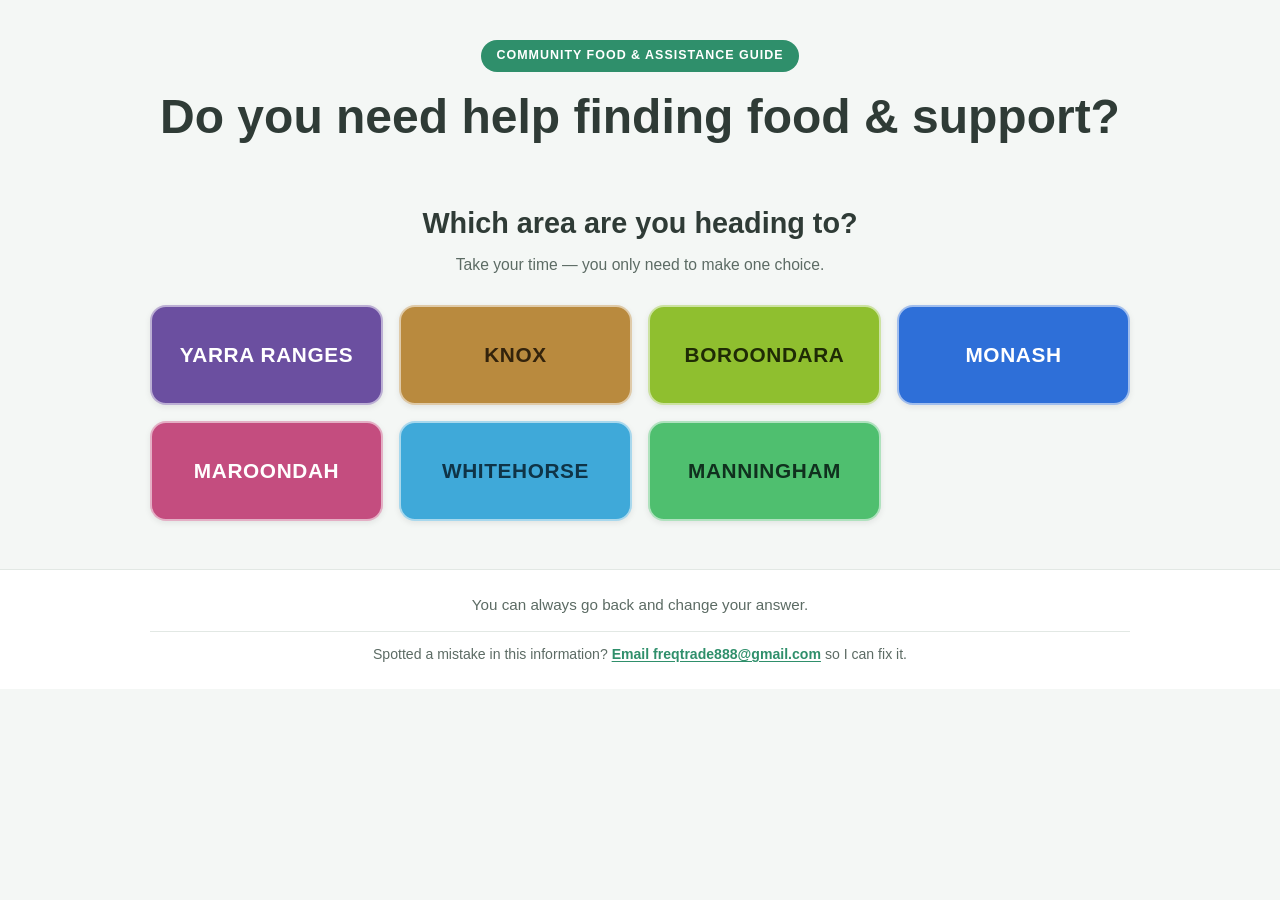
<file: index.html>
<!DOCTYPE html>
<html lang="en">
<head>
  <meta charset="UTF-8" />
  <meta name="viewport" content="width=device-width, initial-scale=1.0" />
  <meta name="description" content="A simple guide that helps you find food and support services in Melbourne's east, one choice at a time." />
  <title>Community Food &amp; Assistance Guide</title>
  <link rel="stylesheet" href="css/styles.css?v=3" />
</head>
<body>
  <!-- All views (choose area → choose category → services) are rendered here. -->
  <div id="app"></div>

  <script src="js/data.js?v=5"></script>
  <script src="js/app.js?v=6"></script>
</body>
</html>
</file>
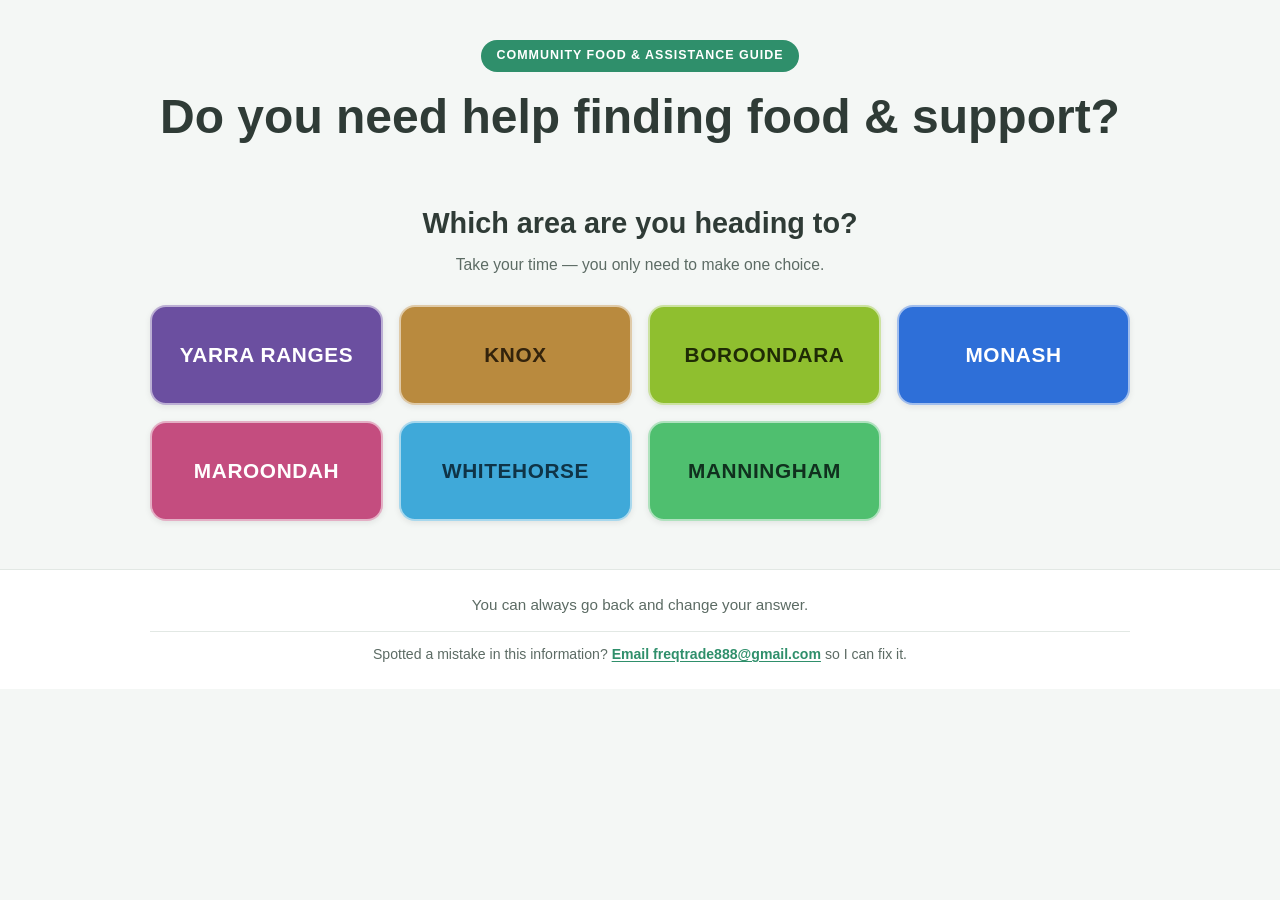
<file: coming-soon.html>
<!DOCTYPE html>
<html lang="en">
<head>
  <meta charset="UTF-8" />
  <meta name="viewport" content="width=device-width, initial-scale=1.0" />
  <meta http-equiv="refresh" content="0; url=index.html" />
  <title>Coming soon — Community Food &amp; Assistance Guide</title>
  <link rel="stylesheet" href="css/styles.css" />
  <script>window.location.replace("index.html");</script>
</head>
<body class="step-page">
  <a class="back-link" href="index.html" id="back-link">&larr;&nbsp; Back</a>

  <main class="container">
    <section class="step-hero">
      <p class="step-kicker">You chose</p>
      <h1 class="step-title" id="choice-name">This option</h1>
      <p class="step-area-note">in <span id="area-name">your area</span></p>
    </section>

    <section class="step-options">
      <div class="placeholder-note">
        <p>We are adding the details for this option.</p>
        <p>Please check back soon.</p>
      </div>
    </section>
  </main>

  <footer class="site-footer">
    <div class="container">
      <p>Press the <strong>Back</strong> button above to go back.</p>
      <p class="footer-note">Spotted a mistake in this information? <a href="mailto:freqtrade888@gmail.com">Email freqtrade888@gmail.com</a> so I can fix it.</p>
    </div>
  </footer>

  <script src="js/script.js"></script>
</body>
</html>
</file>
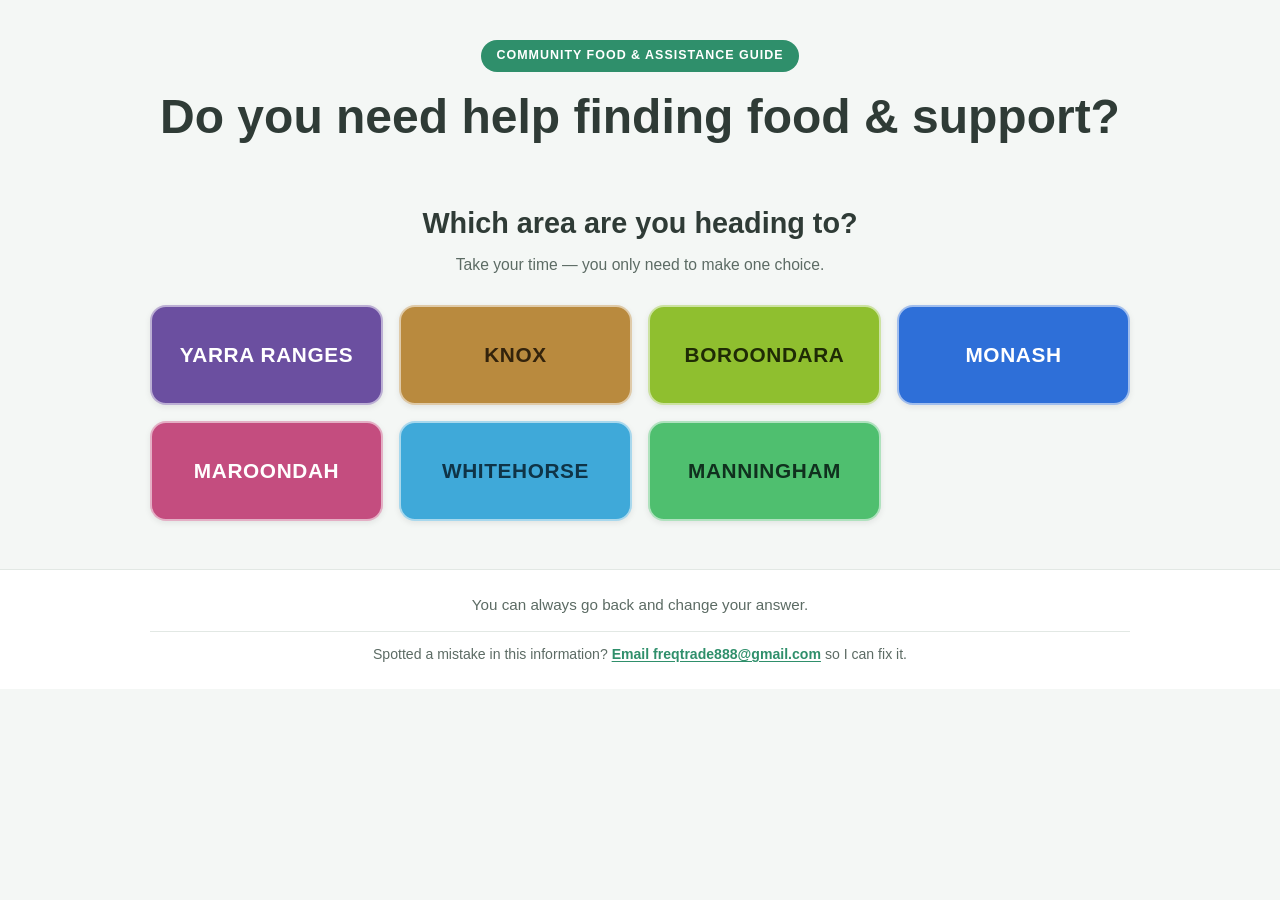
<file: useful-contacts.html>
<!DOCTYPE html>
<html lang="en">
<head>
  <meta charset="UTF-8" />
  <meta name="viewport" content="width=device-width, initial-scale=1.0" />
  <meta http-equiv="refresh" content="0; url=index.html" />
  <title>Useful Contacts — Community Food &amp; Assistance Guide</title>
  <link rel="stylesheet" href="css/styles.css" />
  <script>window.location.replace("index.html");</script>
</head>
<body class="step-page">
  <a class="back-link" href="index.html" id="back-link">&larr;&nbsp; Back</a>

  <main class="container">
    <section class="step-hero">
      <p class="step-kicker">You chose</p>
      <h1 class="step-title">Useful Contacts</h1>
      <p class="step-area-note">in <span id="area-name">your area</span></p>
    </section>

    <section class="step-options" aria-label="Choose the type of contact you need">
      <h2 class="choice-question step-question">What kind of contacts do you need?</h2>

      <div class="step-choice-grid">
        <a class="step-choice" data-choice="Alcohol &amp; Other Drugs" href="coming-soon.html">Alcohol &amp; Other Drugs</a>
        <a class="step-choice" data-choice="Children and Young People" href="coming-soon.html">Children and Young People</a>
        <a class="step-choice" data-choice="Family Violence" href="coming-soon.html">Family Violence</a>
        <a class="step-choice" data-choice="Hospital and Medical" href="coming-soon.html">Hospital and Medical</a>
        <a class="step-choice" data-choice="Legal" href="coming-soon.html">Legal</a>
        <a class="step-choice" data-choice="Crisis Support Services" href="coming-soon.html">Crisis Support Services</a>
        <a class="step-choice" data-choice="Aboriginal Services" href="coming-soon.html">Aboriginal Services</a>
      </div>
    </section>
  </main>

  <footer class="site-footer">
    <div class="container">
      <p>Press the <strong>Back</strong> button above to change your choice.</p>
      <p class="footer-note">Spotted a mistake in this information? <a href="mailto:freqtrade888@gmail.com">Email freqtrade888@gmail.com</a> so I can fix it.</p>
    </div>
  </footer>

  <script src="js/script.js"></script>
</body>
</html>
</file>
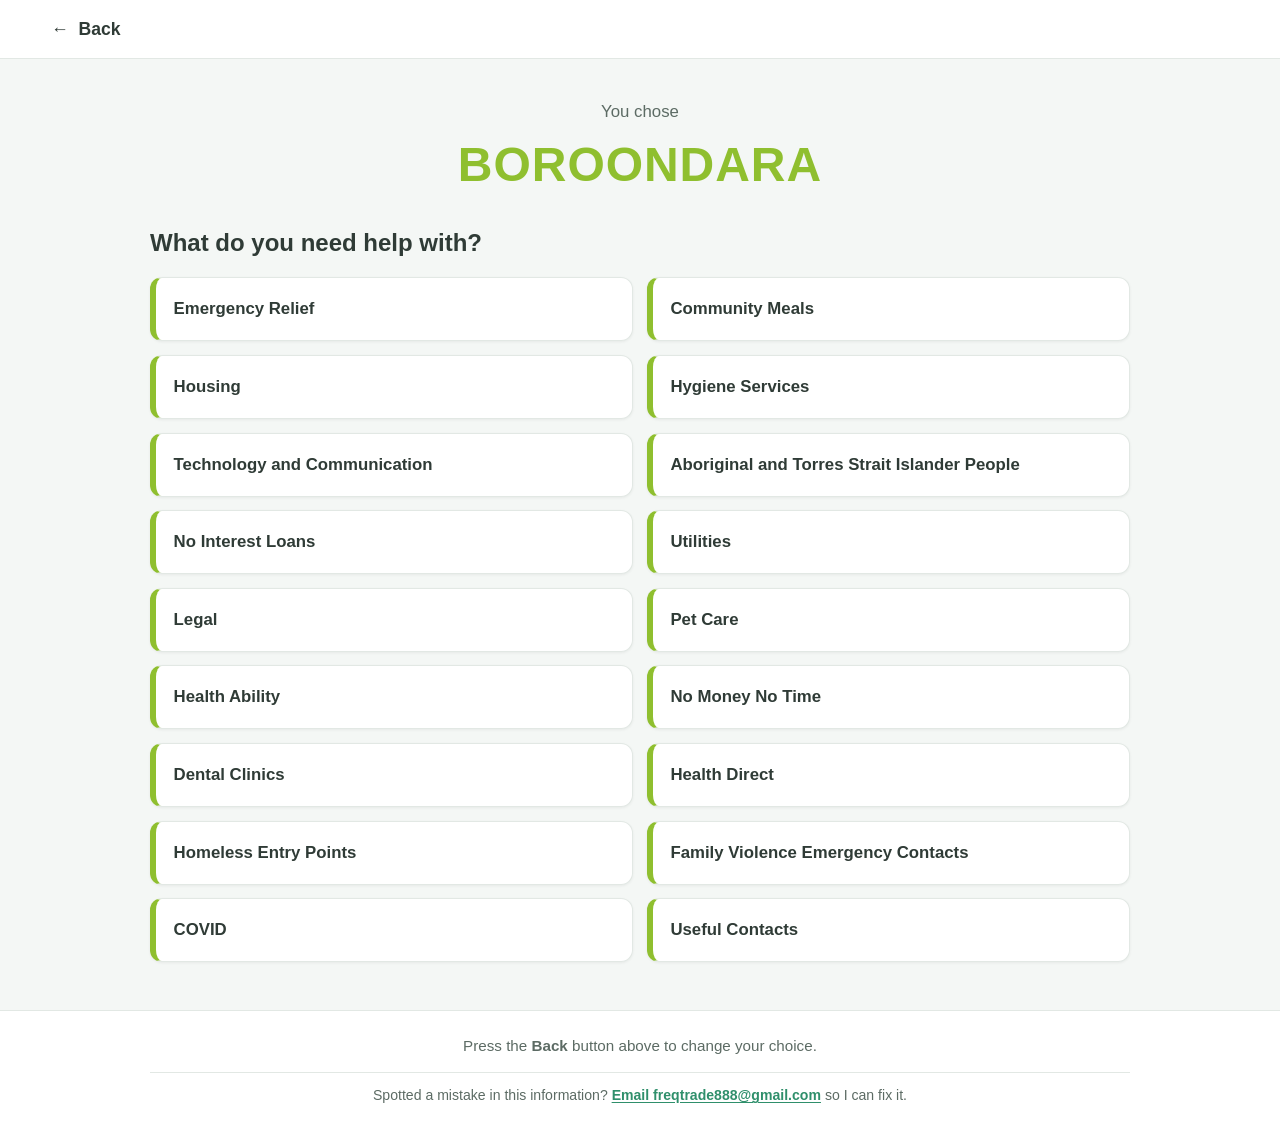
<file: areas/boroondara.html>
<!DOCTYPE html>
<html lang="en">
<head>
  <meta charset="UTF-8" />
  <meta name="viewport" content="width=device-width, initial-scale=1.0" />
  <meta http-equiv="refresh" content="0; url=../index.html#/area/boroondara" />
  <title>Boroondara — Community Food &amp; Assistance Guide</title>
  <link rel="stylesheet" href="../css/styles.css" />
  <script>window.location.replace("../index.html#/area/boroondara");</script>
</head>
<body class="step-page">
  <a class="back-link" href="../index.html">&larr;&nbsp; Back</a>

  <main class="container">
    <section class="step-hero">
      <p class="step-kicker">You chose</p>
      <h1 class="step-title text-boroondara">Boroondara</h1>
    </section>

    <!-- STEP 2: choose what kind of help is needed -->
    <section class="step-options" aria-label="What do you need help with in Boroondara?">
      <h2 class="choice-question step-question">What do you need help with?</h2>

      <div class="step-choice-grid text-boroondara">
        <a class="step-choice" href="../coming-soon.html?area=Boroondara&amp;choice=Hygiene%20Services">Hygiene Services</a>
        <a class="step-choice" href="../coming-soon.html?area=Boroondara&amp;choice=Technology%20and%20Communication">Technology and Communication</a>
        <a class="step-choice" href="../coming-soon.html?area=Boroondara&amp;choice=Aboriginal%20and%20Torres%20Strait%20Islander%20People">Aboriginal and Torres Strait Islander People</a>
        <a class="step-choice" href="../coming-soon.html?area=Boroondara&amp;choice=No%20Interest%20Loans">No Interest Loans</a>
        <a class="step-choice" href="../coming-soon.html?area=Boroondara&amp;choice=Utilities">Utilities</a>
        <a class="step-choice" href="../coming-soon.html?area=Boroondara&amp;choice=Legal">Legal</a>
        <a class="step-choice" href="../coming-soon.html?area=Boroondara&amp;choice=Pet%20Care">Pet Care</a>
        <a class="step-choice" href="../coming-soon.html?area=Boroondara&amp;choice=Health%20Ability">Health Ability</a>
        <a class="step-choice" href="../coming-soon.html?area=Boroondara&amp;choice=No%20Money%20No%20Time">No Money No Time</a>
        <a class="step-choice" href="../coming-soon.html?area=Boroondara&amp;choice=Dental%20Clinics">Dental Clinics</a>
        <a class="step-choice" href="../coming-soon.html?area=Boroondara&amp;choice=Health%20Direct">Health Direct</a>
        <a class="step-choice" href="../coming-soon.html?area=Boroondara&amp;choice=Homeless%20Entry%20Points">Homeless Entry Points</a>
        <a class="step-choice" href="../coming-soon.html?area=Boroondara&amp;choice=Family%20Violence%20Emergency%20Contacts">Family Violence Emergency Contacts</a>
        <a class="step-choice" href="../coming-soon.html?area=Boroondara&amp;choice=COVID">COVID</a>
        <a class="step-choice" href="../useful-contacts.html?area=Boroondara">Useful Contacts</a>
      </div>
    </section>
  </main>

  <footer class="site-footer">
    <div class="container">
      <p>Press the <strong>Back</strong> button above to change your choice.</p>
      <p class="footer-note">Spotted a mistake in this information? <a href="mailto:freqtrade888@gmail.com">Email freqtrade888@gmail.com</a> so I can fix it.</p>
    </div>
  </footer>
</body>
</html>
</file>
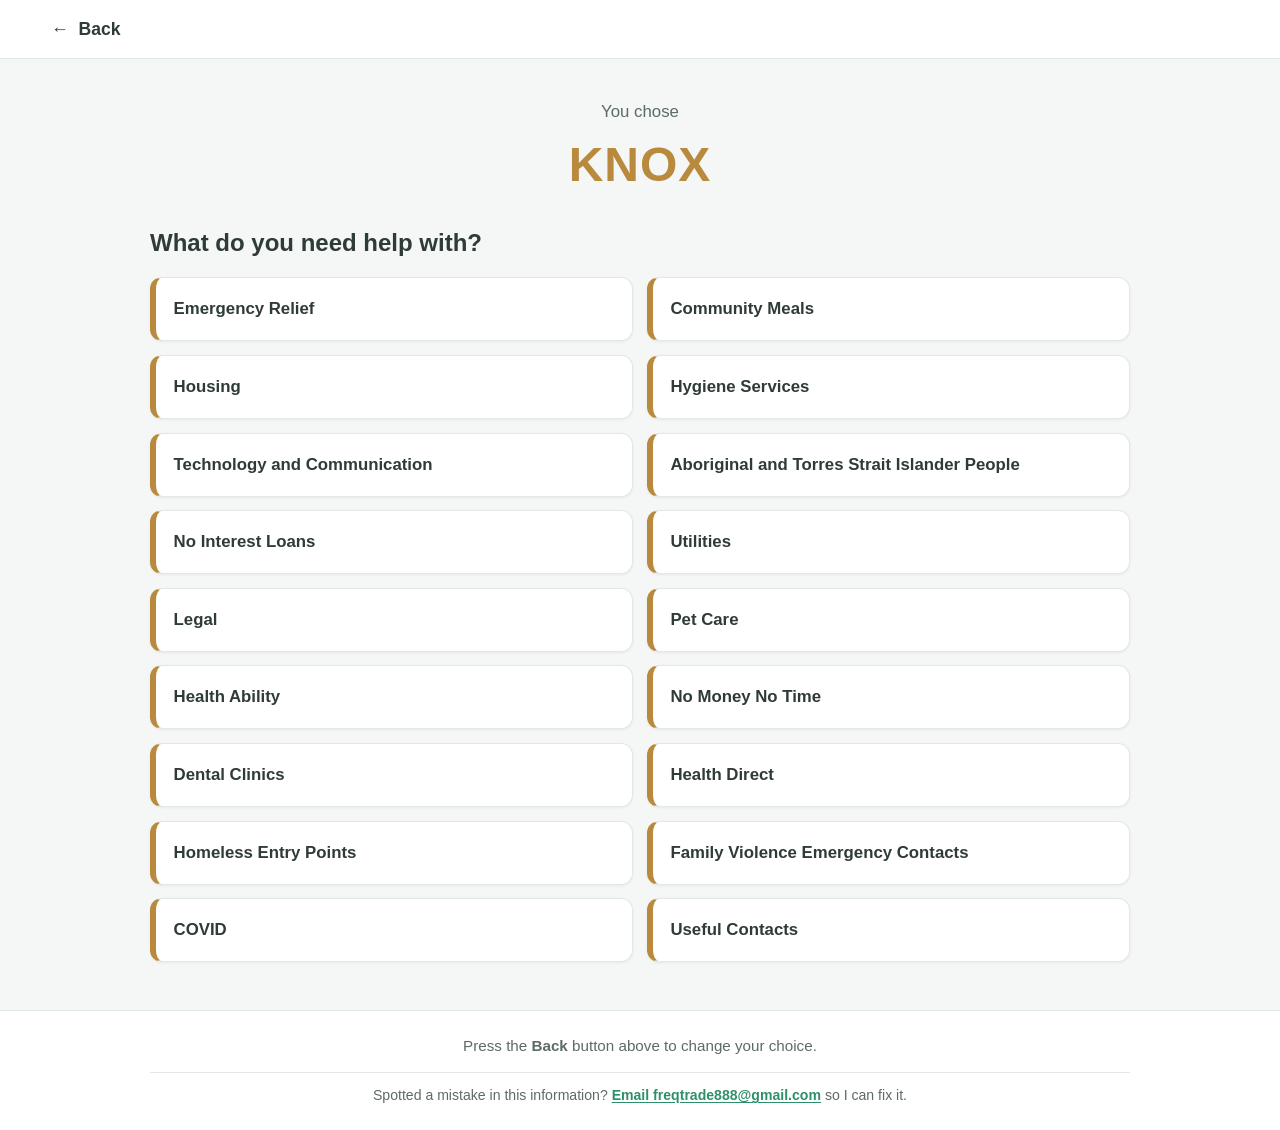
<file: areas/knox.html>
<!DOCTYPE html>
<html lang="en">
<head>
  <meta charset="UTF-8" />
  <meta name="viewport" content="width=device-width, initial-scale=1.0" />
  <meta http-equiv="refresh" content="0; url=../index.html#/area/knox" />
  <title>Knox — Community Food &amp; Assistance Guide</title>
  <link rel="stylesheet" href="../css/styles.css" />
  <script>window.location.replace("../index.html#/area/knox");</script>
</head>
<body class="step-page">
  <a class="back-link" href="../index.html">&larr;&nbsp; Back</a>

  <main class="container">
    <section class="step-hero">
      <p class="step-kicker">You chose</p>
      <h1 class="step-title text-knox">Knox</h1>
    </section>

    <!-- STEP 2: choose what kind of help is needed -->
    <section class="step-options" aria-label="What do you need help with in Knox?">
      <h2 class="choice-question step-question">What do you need help with?</h2>

      <div class="step-choice-grid text-knox">
        <a class="step-choice" href="../coming-soon.html?area=Knox&amp;choice=Hygiene%20Services">Hygiene Services</a>
        <a class="step-choice" href="../coming-soon.html?area=Knox&amp;choice=Technology%20and%20Communication">Technology and Communication</a>
        <a class="step-choice" href="../coming-soon.html?area=Knox&amp;choice=Aboriginal%20and%20Torres%20Strait%20Islander%20People">Aboriginal and Torres Strait Islander People</a>
        <a class="step-choice" href="../coming-soon.html?area=Knox&amp;choice=No%20Interest%20Loans">No Interest Loans</a>
        <a class="step-choice" href="../coming-soon.html?area=Knox&amp;choice=Utilities">Utilities</a>
        <a class="step-choice" href="../coming-soon.html?area=Knox&amp;choice=Legal">Legal</a>
        <a class="step-choice" href="../coming-soon.html?area=Knox&amp;choice=Pet%20Care">Pet Care</a>
        <a class="step-choice" href="../coming-soon.html?area=Knox&amp;choice=Health%20Ability">Health Ability</a>
        <a class="step-choice" href="../coming-soon.html?area=Knox&amp;choice=No%20Money%20No%20Time">No Money No Time</a>
        <a class="step-choice" href="../coming-soon.html?area=Knox&amp;choice=Dental%20Clinics">Dental Clinics</a>
        <a class="step-choice" href="../coming-soon.html?area=Knox&amp;choice=Health%20Direct">Health Direct</a>
        <a class="step-choice" href="../coming-soon.html?area=Knox&amp;choice=Homeless%20Entry%20Points">Homeless Entry Points</a>
        <a class="step-choice" href="../coming-soon.html?area=Knox&amp;choice=Family%20Violence%20Emergency%20Contacts">Family Violence Emergency Contacts</a>
        <a class="step-choice" href="../coming-soon.html?area=Knox&amp;choice=COVID">COVID</a>
        <a class="step-choice" href="../useful-contacts.html?area=Knox">Useful Contacts</a>
      </div>
    </section>
  </main>

  <footer class="site-footer">
    <div class="container">
      <p>Press the <strong>Back</strong> button above to change your choice.</p>
      <p class="footer-note">Spotted a mistake in this information? <a href="mailto:freqtrade888@gmail.com">Email freqtrade888@gmail.com</a> so I can fix it.</p>
    </div>
  </footer>
</body>
</html>
</file>
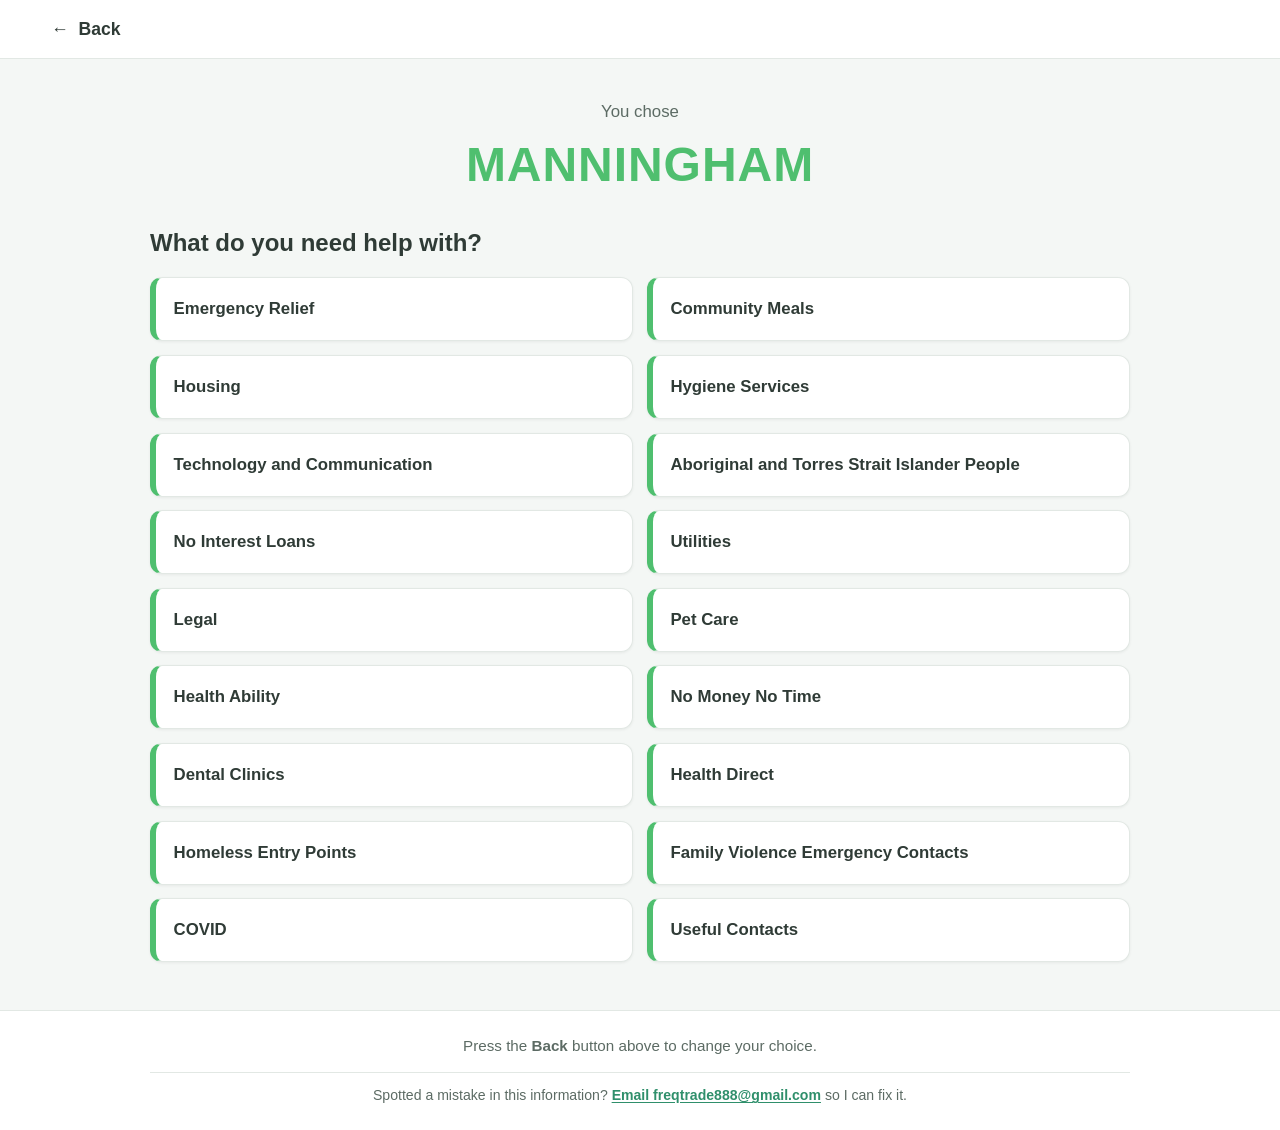
<file: areas/manningham.html>
<!DOCTYPE html>
<html lang="en">
<head>
  <meta charset="UTF-8" />
  <meta name="viewport" content="width=device-width, initial-scale=1.0" />
  <meta http-equiv="refresh" content="0; url=../index.html#/area/manningham" />
  <title>Manningham — Community Food &amp; Assistance Guide</title>
  <link rel="stylesheet" href="../css/styles.css" />
  <script>window.location.replace("../index.html#/area/manningham");</script>
</head>
<body class="step-page">
  <a class="back-link" href="../index.html">&larr;&nbsp; Back</a>

  <main class="container">
    <section class="step-hero">
      <p class="step-kicker">You chose</p>
      <h1 class="step-title text-manningham">Manningham</h1>
    </section>

    <!-- STEP 2: choose what kind of help is needed -->
    <section class="step-options" aria-label="What do you need help with in Manningham?">
      <h2 class="choice-question step-question">What do you need help with?</h2>

      <div class="step-choice-grid text-manningham">
        <a class="step-choice" href="../coming-soon.html?area=Manningham&amp;choice=Hygiene%20Services">Hygiene Services</a>
        <a class="step-choice" href="../coming-soon.html?area=Manningham&amp;choice=Technology%20and%20Communication">Technology and Communication</a>
        <a class="step-choice" href="../coming-soon.html?area=Manningham&amp;choice=Aboriginal%20and%20Torres%20Strait%20Islander%20People">Aboriginal and Torres Strait Islander People</a>
        <a class="step-choice" href="../coming-soon.html?area=Manningham&amp;choice=No%20Interest%20Loans">No Interest Loans</a>
        <a class="step-choice" href="../coming-soon.html?area=Manningham&amp;choice=Utilities">Utilities</a>
        <a class="step-choice" href="../coming-soon.html?area=Manningham&amp;choice=Legal">Legal</a>
        <a class="step-choice" href="../coming-soon.html?area=Manningham&amp;choice=Pet%20Care">Pet Care</a>
        <a class="step-choice" href="../coming-soon.html?area=Manningham&amp;choice=Health%20Ability">Health Ability</a>
        <a class="step-choice" href="../coming-soon.html?area=Manningham&amp;choice=No%20Money%20No%20Time">No Money No Time</a>
        <a class="step-choice" href="../coming-soon.html?area=Manningham&amp;choice=Dental%20Clinics">Dental Clinics</a>
        <a class="step-choice" href="../coming-soon.html?area=Manningham&amp;choice=Health%20Direct">Health Direct</a>
        <a class="step-choice" href="../coming-soon.html?area=Manningham&amp;choice=Homeless%20Entry%20Points">Homeless Entry Points</a>
        <a class="step-choice" href="../coming-soon.html?area=Manningham&amp;choice=Family%20Violence%20Emergency%20Contacts">Family Violence Emergency Contacts</a>
        <a class="step-choice" href="../coming-soon.html?area=Manningham&amp;choice=COVID">COVID</a>
        <a class="step-choice" href="../useful-contacts.html?area=Manningham">Useful Contacts</a>
      </div>
    </section>
  </main>

  <footer class="site-footer">
    <div class="container">
      <p>Press the <strong>Back</strong> button above to change your choice.</p>
      <p class="footer-note">Spotted a mistake in this information? <a href="mailto:freqtrade888@gmail.com">Email freqtrade888@gmail.com</a> so I can fix it.</p>
    </div>
  </footer>
</body>
</html>
</file>
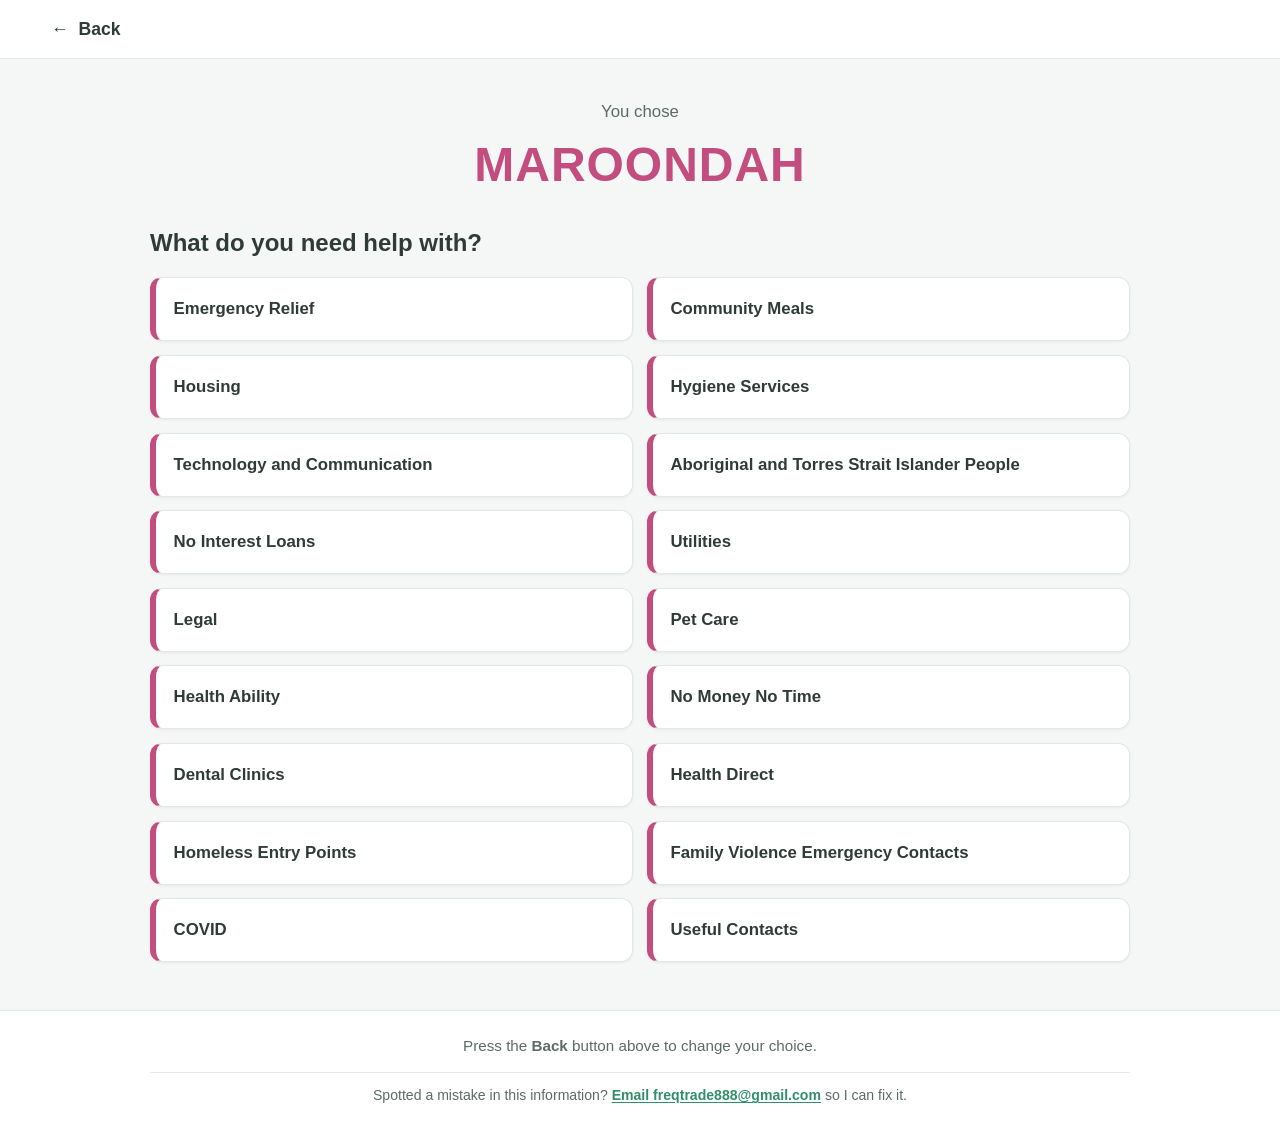
<file: areas/maroondah.html>
<!DOCTYPE html>
<html lang="en">
<head>
  <meta charset="UTF-8" />
  <meta name="viewport" content="width=device-width, initial-scale=1.0" />
  <meta http-equiv="refresh" content="0; url=../index.html#/area/maroondah" />
  <title>Maroondah — Community Food &amp; Assistance Guide</title>
  <link rel="stylesheet" href="../css/styles.css" />
  <script>window.location.replace("../index.html#/area/maroondah");</script>
</head>
<body class="step-page">
  <a class="back-link" href="../index.html">&larr;&nbsp; Back</a>

  <main class="container">
    <section class="step-hero">
      <p class="step-kicker">You chose</p>
      <h1 class="step-title text-maroondah">Maroondah</h1>
    </section>

    <!-- STEP 2: choose what kind of help is needed -->
    <section class="step-options" aria-label="What do you need help with in Maroondah?">
      <h2 class="choice-question step-question">What do you need help with?</h2>

      <div class="step-choice-grid text-maroondah">
        <a class="step-choice" href="../coming-soon.html?area=Maroondah&amp;choice=Hygiene%20Services">Hygiene Services</a>
        <a class="step-choice" href="../coming-soon.html?area=Maroondah&amp;choice=Technology%20and%20Communication">Technology and Communication</a>
        <a class="step-choice" href="../coming-soon.html?area=Maroondah&amp;choice=Aboriginal%20and%20Torres%20Strait%20Islander%20People">Aboriginal and Torres Strait Islander People</a>
        <a class="step-choice" href="../coming-soon.html?area=Maroondah&amp;choice=No%20Interest%20Loans">No Interest Loans</a>
        <a class="step-choice" href="../coming-soon.html?area=Maroondah&amp;choice=Utilities">Utilities</a>
        <a class="step-choice" href="../coming-soon.html?area=Maroondah&amp;choice=Legal">Legal</a>
        <a class="step-choice" href="../coming-soon.html?area=Maroondah&amp;choice=Pet%20Care">Pet Care</a>
        <a class="step-choice" href="../coming-soon.html?area=Maroondah&amp;choice=Health%20Ability">Health Ability</a>
        <a class="step-choice" href="../coming-soon.html?area=Maroondah&amp;choice=No%20Money%20No%20Time">No Money No Time</a>
        <a class="step-choice" href="../coming-soon.html?area=Maroondah&amp;choice=Dental%20Clinics">Dental Clinics</a>
        <a class="step-choice" href="../coming-soon.html?area=Maroondah&amp;choice=Health%20Direct">Health Direct</a>
        <a class="step-choice" href="../coming-soon.html?area=Maroondah&amp;choice=Homeless%20Entry%20Points">Homeless Entry Points</a>
        <a class="step-choice" href="../coming-soon.html?area=Maroondah&amp;choice=Family%20Violence%20Emergency%20Contacts">Family Violence Emergency Contacts</a>
        <a class="step-choice" href="../coming-soon.html?area=Maroondah&amp;choice=COVID">COVID</a>
        <a class="step-choice" href="../useful-contacts.html?area=Maroondah">Useful Contacts</a>
      </div>
    </section>
  </main>

  <footer class="site-footer">
    <div class="container">
      <p>Press the <strong>Back</strong> button above to change your choice.</p>
      <p class="footer-note">Spotted a mistake in this information? <a href="mailto:freqtrade888@gmail.com">Email freqtrade888@gmail.com</a> so I can fix it.</p>
    </div>
  </footer>
</body>
</html>
</file>
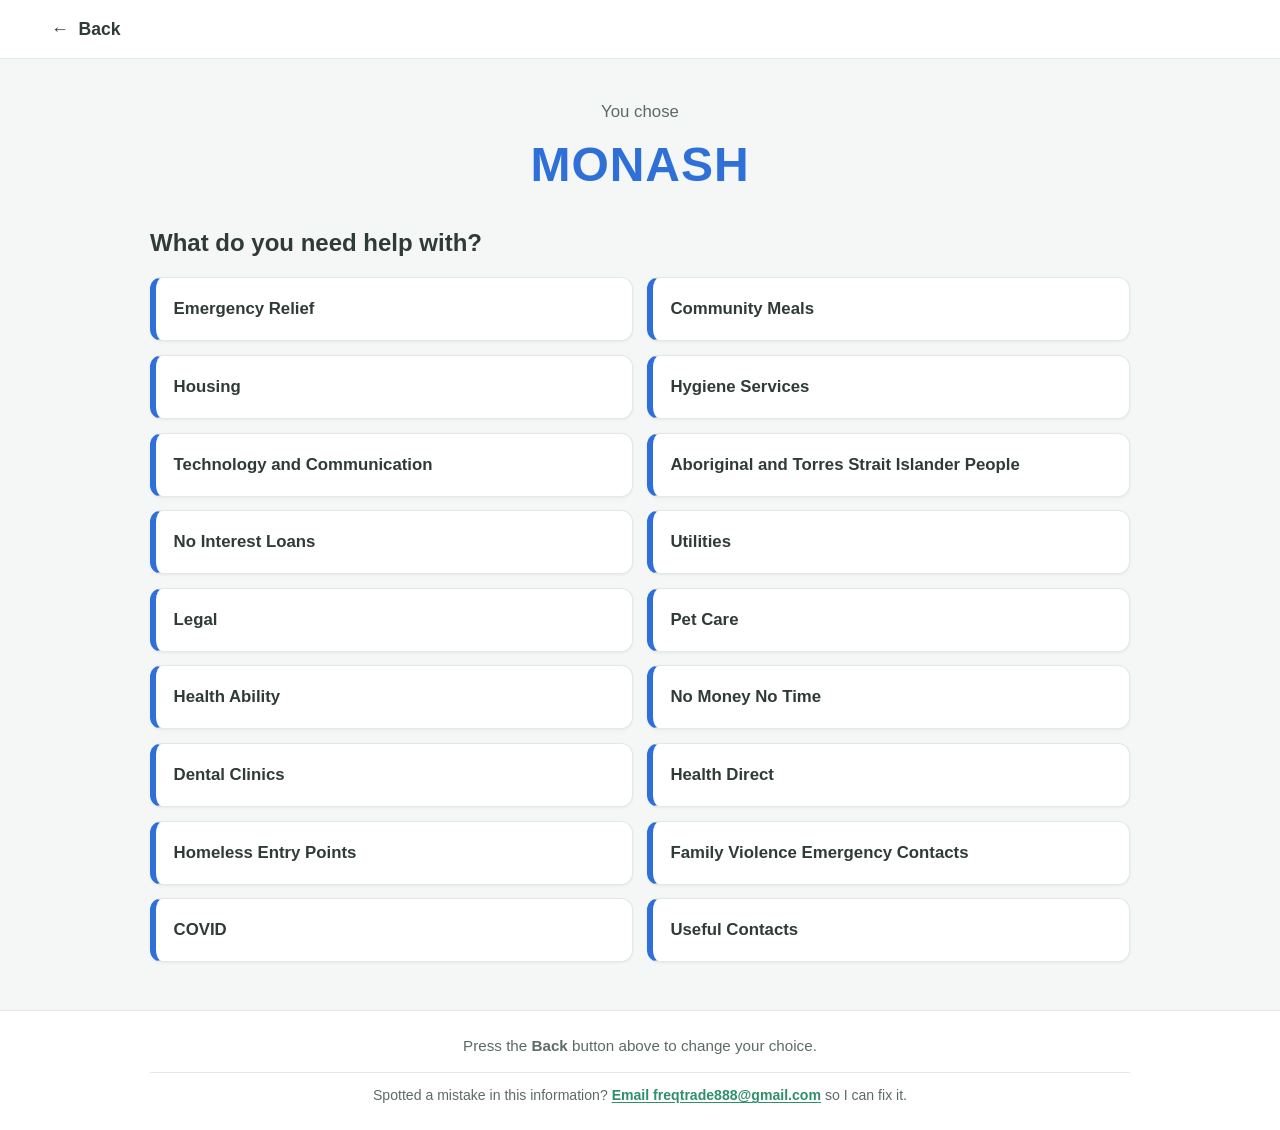
<file: areas/monash.html>
<!DOCTYPE html>
<html lang="en">
<head>
  <meta charset="UTF-8" />
  <meta name="viewport" content="width=device-width, initial-scale=1.0" />
  <meta http-equiv="refresh" content="0; url=../index.html#/area/monash" />
  <title>Monash — Community Food &amp; Assistance Guide</title>
  <link rel="stylesheet" href="../css/styles.css" />
  <script>window.location.replace("../index.html#/area/monash");</script>
</head>
<body class="step-page">
  <a class="back-link" href="../index.html">&larr;&nbsp; Back</a>

  <main class="container">
    <section class="step-hero">
      <p class="step-kicker">You chose</p>
      <h1 class="step-title text-monash">Monash</h1>
    </section>

    <!-- STEP 2: choose what kind of help is needed -->
    <section class="step-options" aria-label="What do you need help with in Monash?">
      <h2 class="choice-question step-question">What do you need help with?</h2>

      <div class="step-choice-grid text-monash">
        <a class="step-choice" href="../coming-soon.html?area=Monash&amp;choice=Hygiene%20Services">Hygiene Services</a>
        <a class="step-choice" href="../coming-soon.html?area=Monash&amp;choice=Technology%20and%20Communication">Technology and Communication</a>
        <a class="step-choice" href="../coming-soon.html?area=Monash&amp;choice=Aboriginal%20and%20Torres%20Strait%20Islander%20People">Aboriginal and Torres Strait Islander People</a>
        <a class="step-choice" href="../coming-soon.html?area=Monash&amp;choice=No%20Interest%20Loans">No Interest Loans</a>
        <a class="step-choice" href="../coming-soon.html?area=Monash&amp;choice=Utilities">Utilities</a>
        <a class="step-choice" href="../coming-soon.html?area=Monash&amp;choice=Legal">Legal</a>
        <a class="step-choice" href="../coming-soon.html?area=Monash&amp;choice=Pet%20Care">Pet Care</a>
        <a class="step-choice" href="../coming-soon.html?area=Monash&amp;choice=Health%20Ability">Health Ability</a>
        <a class="step-choice" href="../coming-soon.html?area=Monash&amp;choice=No%20Money%20No%20Time">No Money No Time</a>
        <a class="step-choice" href="../coming-soon.html?area=Monash&amp;choice=Dental%20Clinics">Dental Clinics</a>
        <a class="step-choice" href="../coming-soon.html?area=Monash&amp;choice=Health%20Direct">Health Direct</a>
        <a class="step-choice" href="../coming-soon.html?area=Monash&amp;choice=Homeless%20Entry%20Points">Homeless Entry Points</a>
        <a class="step-choice" href="../coming-soon.html?area=Monash&amp;choice=Family%20Violence%20Emergency%20Contacts">Family Violence Emergency Contacts</a>
        <a class="step-choice" href="../coming-soon.html?area=Monash&amp;choice=COVID">COVID</a>
        <a class="step-choice" href="../useful-contacts.html?area=Monash">Useful Contacts</a>
      </div>
    </section>
  </main>

  <footer class="site-footer">
    <div class="container">
      <p>Press the <strong>Back</strong> button above to change your choice.</p>
      <p class="footer-note">Spotted a mistake in this information? <a href="mailto:freqtrade888@gmail.com">Email freqtrade888@gmail.com</a> so I can fix it.</p>
    </div>
  </footer>
</body>
</html>
</file>
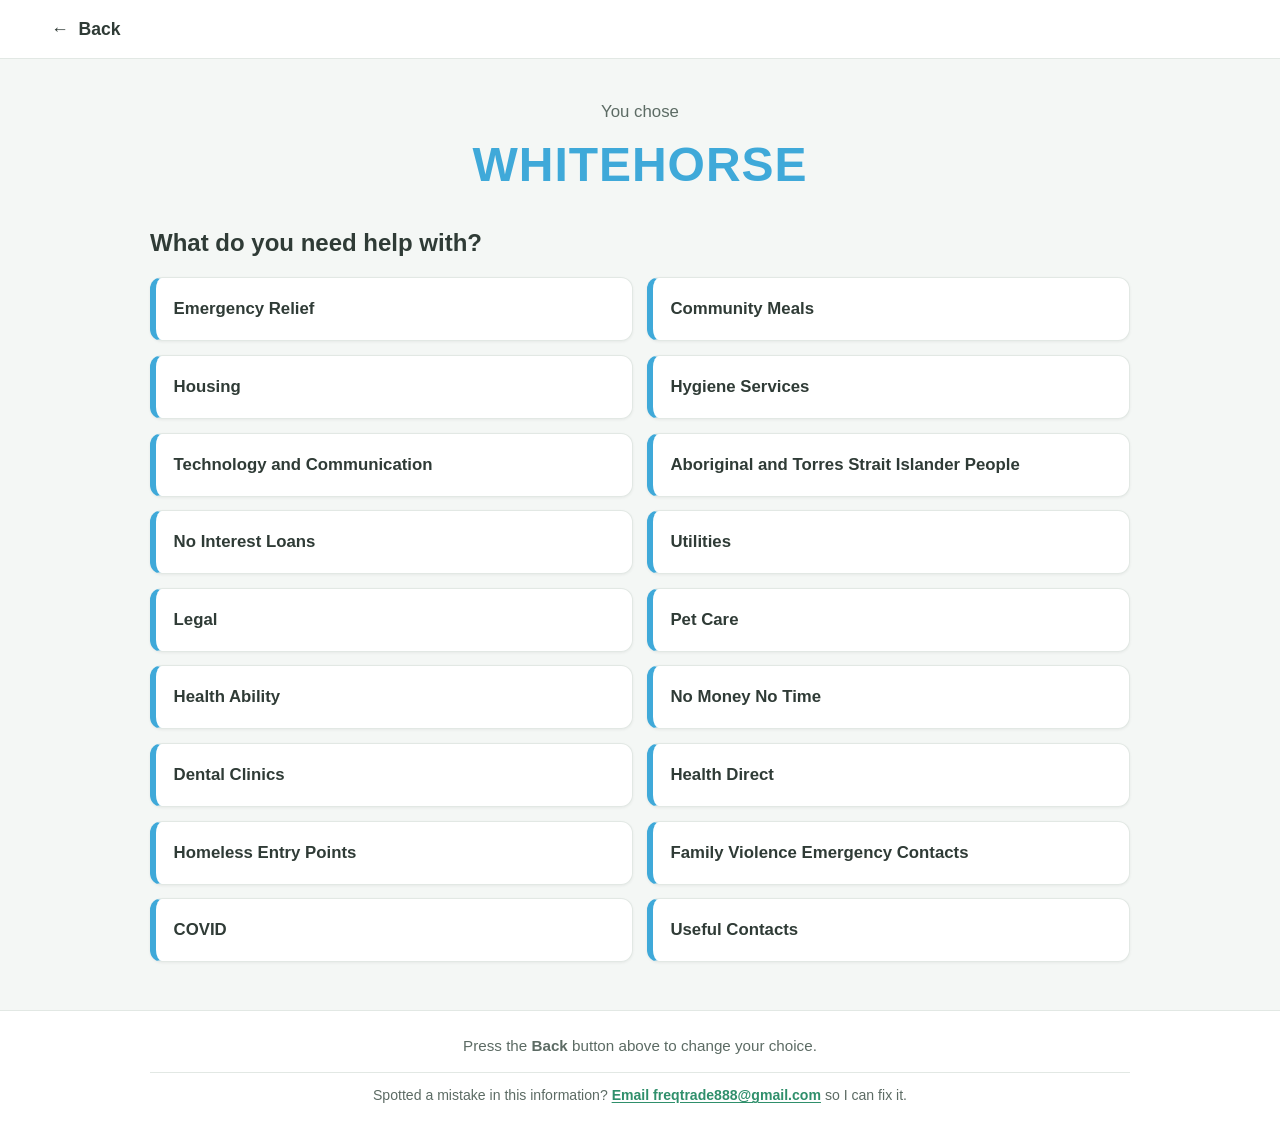
<file: areas/whitehorse.html>
<!DOCTYPE html>
<html lang="en">
<head>
  <meta charset="UTF-8" />
  <meta name="viewport" content="width=device-width, initial-scale=1.0" />
  <meta http-equiv="refresh" content="0; url=../index.html#/area/whitehorse" />
  <title>Whitehorse — Community Food &amp; Assistance Guide</title>
  <link rel="stylesheet" href="../css/styles.css" />
  <script>window.location.replace("../index.html#/area/whitehorse");</script>
</head>
<body class="step-page">
  <a class="back-link" href="../index.html">&larr;&nbsp; Back</a>

  <main class="container">
    <section class="step-hero">
      <p class="step-kicker">You chose</p>
      <h1 class="step-title text-whitehorse">Whitehorse</h1>
    </section>

    <!-- STEP 2: choose what kind of help is needed -->
    <section class="step-options" aria-label="What do you need help with in Whitehorse?">
      <h2 class="choice-question step-question">What do you need help with?</h2>

      <div class="step-choice-grid text-whitehorse">
        <a class="step-choice" href="../coming-soon.html?area=Whitehorse&amp;choice=Hygiene%20Services">Hygiene Services</a>
        <a class="step-choice" href="../coming-soon.html?area=Whitehorse&amp;choice=Technology%20and%20Communication">Technology and Communication</a>
        <a class="step-choice" href="../coming-soon.html?area=Whitehorse&amp;choice=Aboriginal%20and%20Torres%20Strait%20Islander%20People">Aboriginal and Torres Strait Islander People</a>
        <a class="step-choice" href="../coming-soon.html?area=Whitehorse&amp;choice=No%20Interest%20Loans">No Interest Loans</a>
        <a class="step-choice" href="../coming-soon.html?area=Whitehorse&amp;choice=Utilities">Utilities</a>
        <a class="step-choice" href="../coming-soon.html?area=Whitehorse&amp;choice=Legal">Legal</a>
        <a class="step-choice" href="../coming-soon.html?area=Whitehorse&amp;choice=Pet%20Care">Pet Care</a>
        <a class="step-choice" href="../coming-soon.html?area=Whitehorse&amp;choice=Health%20Ability">Health Ability</a>
        <a class="step-choice" href="../coming-soon.html?area=Whitehorse&amp;choice=No%20Money%20No%20Time">No Money No Time</a>
        <a class="step-choice" href="../coming-soon.html?area=Whitehorse&amp;choice=Dental%20Clinics">Dental Clinics</a>
        <a class="step-choice" href="../coming-soon.html?area=Whitehorse&amp;choice=Health%20Direct">Health Direct</a>
        <a class="step-choice" href="../coming-soon.html?area=Whitehorse&amp;choice=Homeless%20Entry%20Points">Homeless Entry Points</a>
        <a class="step-choice" href="../coming-soon.html?area=Whitehorse&amp;choice=Family%20Violence%20Emergency%20Contacts">Family Violence Emergency Contacts</a>
        <a class="step-choice" href="../coming-soon.html?area=Whitehorse&amp;choice=COVID">COVID</a>
        <a class="step-choice" href="../useful-contacts.html?area=Whitehorse">Useful Contacts</a>
      </div>
    </section>
  </main>

  <footer class="site-footer">
    <div class="container">
      <p>Press the <strong>Back</strong> button above to change your choice.</p>
      <p class="footer-note">Spotted a mistake in this information? <a href="mailto:freqtrade888@gmail.com">Email freqtrade888@gmail.com</a> so I can fix it.</p>
    </div>
  </footer>
</body>
</html>
</file>
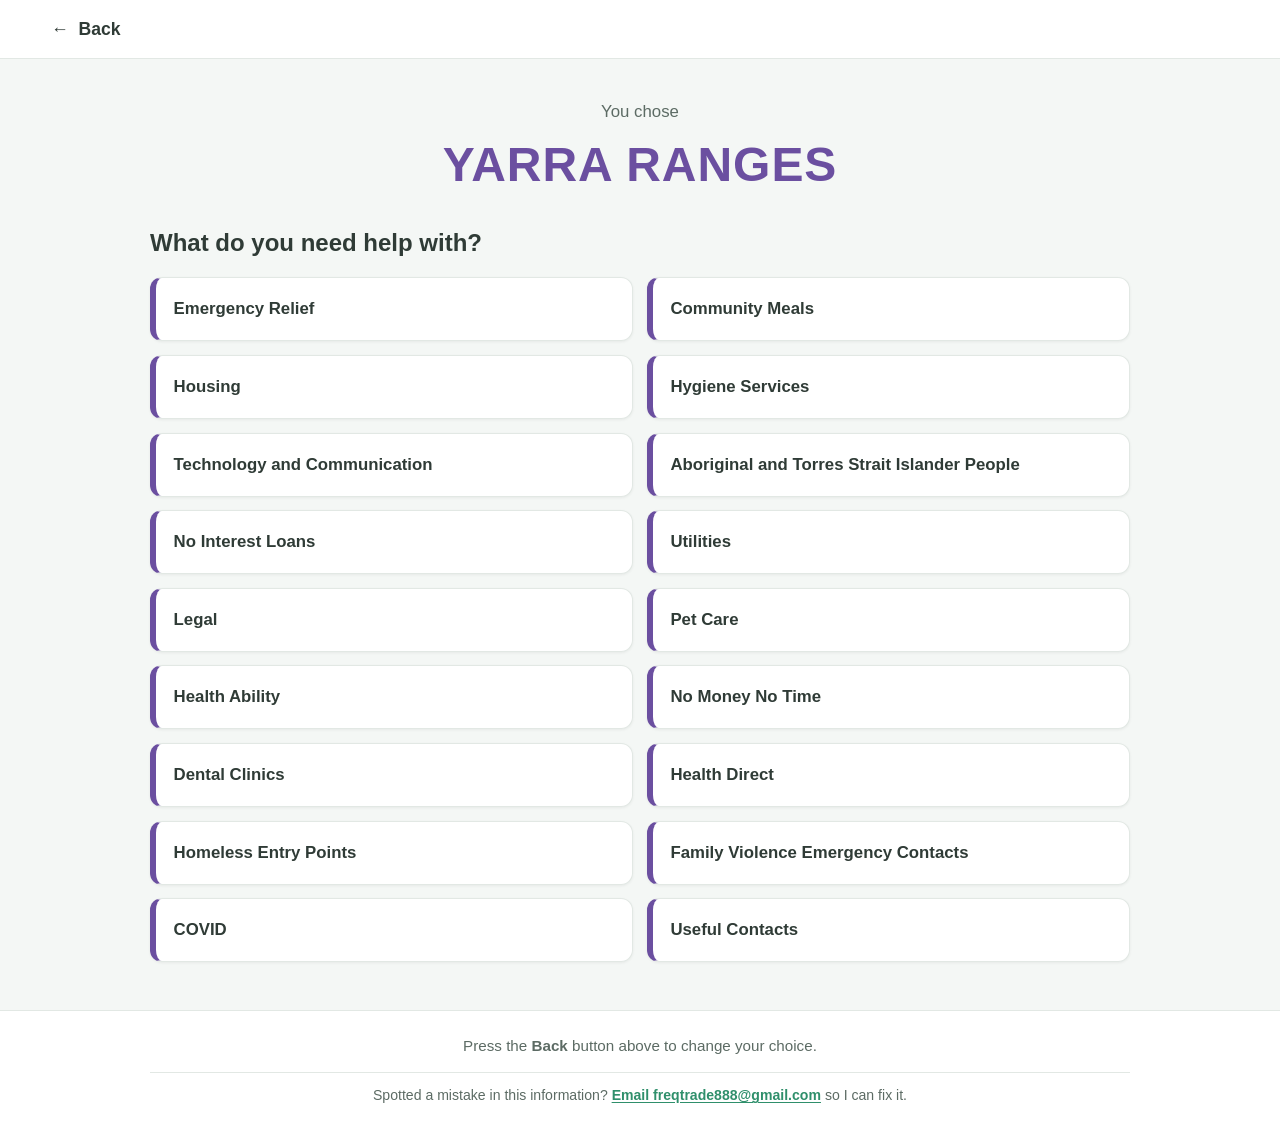
<file: areas/yarra-ranges.html>
<!DOCTYPE html>
<html lang="en">
<head>
  <meta charset="UTF-8" />
  <meta name="viewport" content="width=device-width, initial-scale=1.0" />
  <meta http-equiv="refresh" content="0; url=../index.html#/area/yarra-ranges" />
  <title>Yarra Ranges — Community Food &amp; Assistance Guide</title>
  <link rel="stylesheet" href="../css/styles.css" />
  <script>window.location.replace("../index.html#/area/yarra-ranges");</script>
</head>
<body class="step-page">
  <a class="back-link" href="../index.html">&larr;&nbsp; Back</a>

  <main class="container">
    <section class="step-hero">
      <p class="step-kicker">You chose</p>
      <h1 class="step-title text-yarra">Yarra Ranges</h1>
    </section>

    <!-- STEP 2: choose what kind of help is needed -->
    <section class="step-options" aria-label="What do you need help with in Yarra Ranges?">
      <h2 class="choice-question step-question">What do you need help with?</h2>

      <div class="step-choice-grid text-yarra">
        <a class="step-choice" href="../coming-soon.html?area=Yarra%20Ranges&amp;choice=Hygiene%20Services">Hygiene Services</a>
        <a class="step-choice" href="../coming-soon.html?area=Yarra%20Ranges&amp;choice=Technology%20and%20Communication">Technology and Communication</a>
        <a class="step-choice" href="../coming-soon.html?area=Yarra%20Ranges&amp;choice=Aboriginal%20and%20Torres%20Strait%20Islander%20People">Aboriginal and Torres Strait Islander People</a>
        <a class="step-choice" href="../coming-soon.html?area=Yarra%20Ranges&amp;choice=No%20Interest%20Loans">No Interest Loans</a>
        <a class="step-choice" href="../coming-soon.html?area=Yarra%20Ranges&amp;choice=Utilities">Utilities</a>
        <a class="step-choice" href="../coming-soon.html?area=Yarra%20Ranges&amp;choice=Legal">Legal</a>
        <a class="step-choice" href="../coming-soon.html?area=Yarra%20Ranges&amp;choice=Pet%20Care">Pet Care</a>
        <a class="step-choice" href="../coming-soon.html?area=Yarra%20Ranges&amp;choice=Health%20Ability">Health Ability</a>
        <a class="step-choice" href="../coming-soon.html?area=Yarra%20Ranges&amp;choice=No%20Money%20No%20Time">No Money No Time</a>
        <a class="step-choice" href="../coming-soon.html?area=Yarra%20Ranges&amp;choice=Dental%20Clinics">Dental Clinics</a>
        <a class="step-choice" href="../coming-soon.html?area=Yarra%20Ranges&amp;choice=Health%20Direct">Health Direct</a>
        <a class="step-choice" href="../coming-soon.html?area=Yarra%20Ranges&amp;choice=Homeless%20Entry%20Points">Homeless Entry Points</a>
        <a class="step-choice" href="../coming-soon.html?area=Yarra%20Ranges&amp;choice=Family%20Violence%20Emergency%20Contacts">Family Violence Emergency Contacts</a>
        <a class="step-choice" href="../coming-soon.html?area=Yarra%20Ranges&amp;choice=COVID">COVID</a>
        <a class="step-choice" href="../useful-contacts.html?area=Yarra%20Ranges">Useful Contacts</a>
      </div>
    </section>
  </main>

  <footer class="site-footer">
    <div class="container">
      <p>Press the <strong>Back</strong> button above to change your choice.</p>
      <p class="footer-note">Spotted a mistake in this information? <a href="mailto:freqtrade888@gmail.com">Email freqtrade888@gmail.com</a> so I can fix it.</p>
    </div>
  </footer>
</body>
</html>
</file>
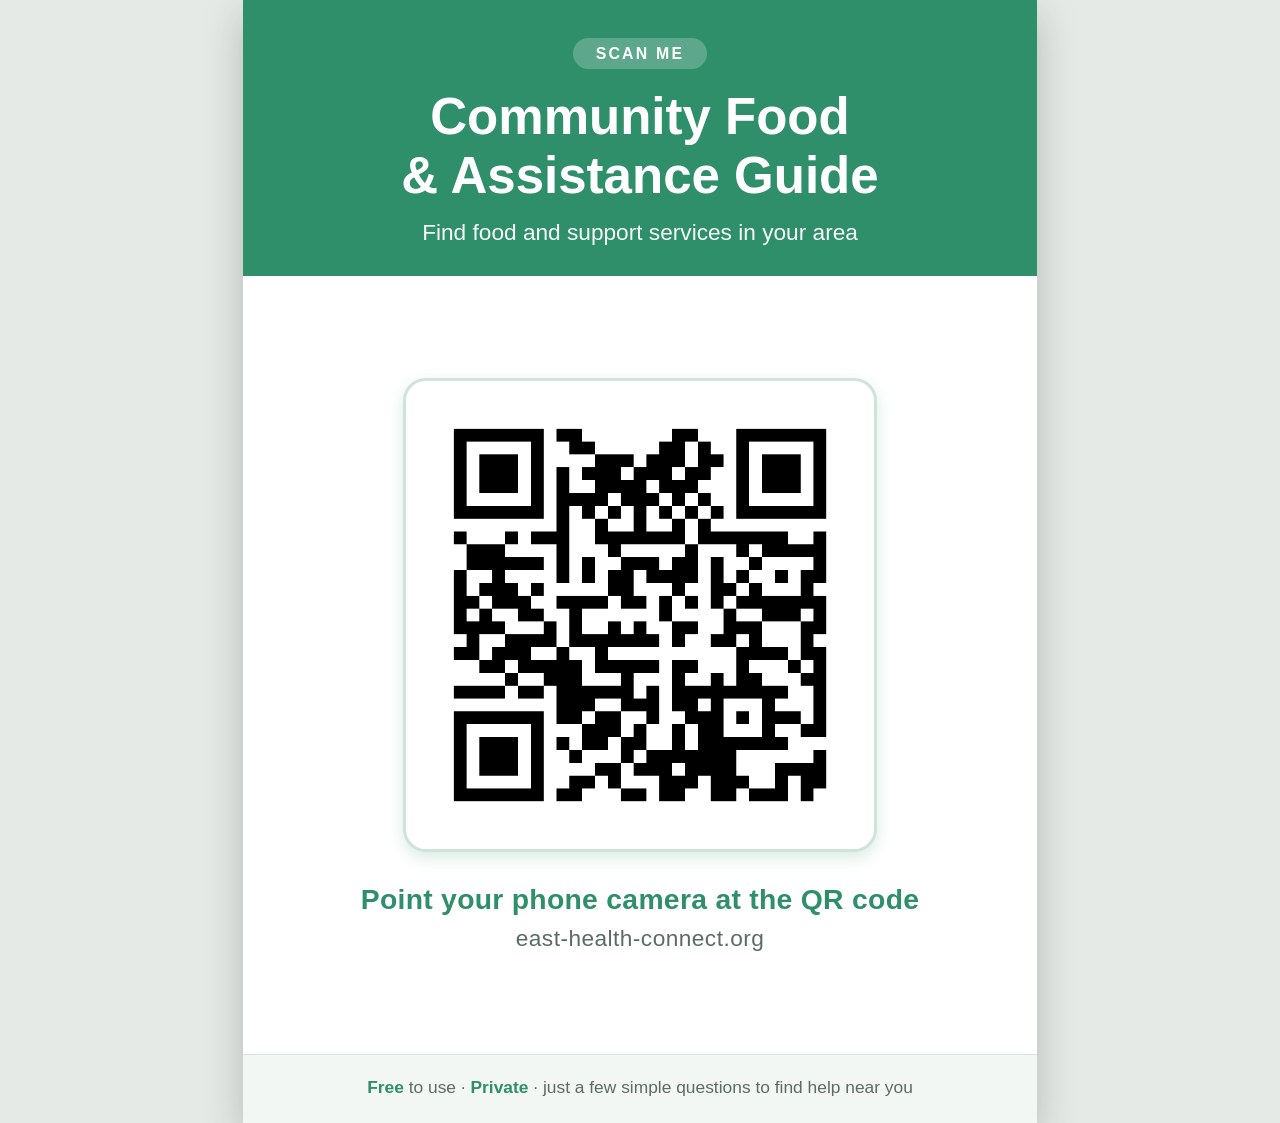
<file: print/reception-poster.html>
<!DOCTYPE html>
<html lang="en">
<head>
<meta charset="UTF-8" />
<meta name="viewport" content="width=device-width, initial-scale=1.0" />
<meta name="description" content="Printable A4 reception poster for the Community Food &amp; Assistance Guide." />
<title>Reception Poster — Community Food &amp; Assistance Guide</title>
<style>
  /* =========================================================
     Reception poster — A4 print-out (not part of the website)
     Prints exactly one A4 portrait sheet.
     ========================================================= */

  @page {
    size: A4 portrait;
    margin: 0;
  }

  * { margin: 0; padding: 0; box-sizing: border-box; }

  html, body {
    margin: 0;
    padding: 0;
    background: #e6eae7;
    -webkit-print-color-adjust: exact;
    print-color-adjust: exact;
  }

  .sheet {
    width: 210mm;
    height: 297mm;
    margin: 0 auto;
    background: #ffffff;
    display: flex;
    flex-direction: column;
    font-family: Arial, Helvetica, sans-serif;
    color: #2f3b36;
    box-shadow: 0 4mm 10mm rgba(30, 45, 38, 0.25);
    overflow: hidden;
  }

  /* ---- Green header band ---- */
  .poster-header {
    background: #2f8f6b;
    color: #ffffff;
    text-align: center;
    padding: 10mm 8mm 8mm;
  }

  .kicker {
    display: inline-block;
    background: rgba(255, 255, 255, 0.22);
    color: #ffffff;
    font-weight: 700;
    font-size: 4.2mm;
    letter-spacing: 0.14em;
    text-transform: uppercase;
    padding: 1.8mm 6mm;
    border-radius: 999px;
    margin-bottom: 5mm;
  }

  h1 {
    font-size: 13.5mm;
    line-height: 1.15;
    font-weight: 800;
  }

  .subtitle {
    font-size: 6mm;
    margin-top: 3.5mm;
    opacity: 0.96;
    font-weight: 400;
  }

  /* ---- QR code section ---- */
  .qr-wrap {
    flex: 1;
    display: flex;
    flex-direction: column;
    align-items: center;
    justify-content: center;
    padding: 6mm 10mm;
  }

  .qr-card {
    background: #ffffff;
    border: 1mm solid #cfe3d9;
    border-radius: 6mm;
    padding: 6mm;
    box-shadow: 0 1.5mm 4mm rgba(47, 143, 107, 0.18);
  }

  .qr-card img {
    display: block;
    width: 112mm;
    height: 112mm;
  }

  .instruction {
    margin-top: 8mm;
    text-align: center;
    font-size: 7.5mm;
    font-weight: 700;
    color: #2f8f6b;
    letter-spacing: 0.01em;
  }

  .url {
    margin-top: 2.5mm;
    text-align: center;
    font-size: 6mm;
    color: #5c6b64;
    letter-spacing: 0.02em;
  }

  /* ---- Footer band ---- */
  .poster-footer {
    background: #f2f7f4;
    border-top: 0.5mm solid #d7e6dd;
    text-align: center;
    color: #5c6b64;
    font-size: 4.6mm;
    line-height: 1.5;
    padding: 5mm 8mm 6mm;
  }

  .poster-footer strong { color: #2f8f6b; }

  /* ---- On-screen preview niceties ---- */
  @media screen and (max-width: 230mm) {
    body { padding: 8mm 0; }
  }

  /* ---- Print: one clean sheet, no shadows ---- */
  @media print {
    html, body { background: #ffffff; }
    .sheet {
      margin: 0;
      box-shadow: none;
    }
  }
</style>
</head>
<body>
  <div class="sheet">
    <header class="poster-header">
      <span class="kicker">Scan me</span>
      <h1>Community Food<br />&amp; Assistance Guide</h1>
      <p class="subtitle">Find food and support services in your area</p>
    </header>

    <div class="qr-wrap">
      <div class="qr-card">
        <img src="qr-code.png" alt="QR code. Scan to open east-health-connect.org" />
      </div>
      <p class="instruction">Point your phone camera at the QR code</p>
      <p class="url">east-health-connect.org</p>
    </div>

    <footer class="poster-footer">
      <p><strong>Free</strong> to use &middot; <strong>Private</strong> &middot; just a few simple
      questions to find help near you</p>
    </footer>
  </div>
</body>
</html>
</file>
<file: css/styles.css>
/* =========================================================
   Community Food & Assistance Guide
   Mobile-first. Calm, simple — one choice per page.
   ========================================================= */

/* ===== Base / Reset ===== */
* {
  margin: 0;
  padding: 0;
  box-sizing: border-box;
}

:root {
  /* Calm neutrals */
  --bg: #f4f7f5;
  --surface: #ffffff;
  --text: #2f3b36;
  --text-soft: #5c6b64;
  --border: #e2e8e4;
  --accent: #2f8f6b;

  /* Area colours (match the choice buttons) */
  --c-yarra: #6b4fa0;      /* purple */
  --c-knox: #b98a3e;       /* tan */
  --c-boroondara: #8fbf2f; /* yellow-green */
  --c-monash: #2e6fd8;     /* blue */
  --c-maroondah: #c44d7f;  /* pink */
  --c-whitehorse: #3fa9d9; /* light blue */
  --c-manningham: #4fbf6f; /* green */

  --radius: 16px;
}

html {
  -webkit-text-size-adjust: 100%;
}

body {
  font-family: -apple-system, BlinkMacSystemFont, "Segoe UI", Roboto, Arial, sans-serif;
  line-height: 1.5;
  color: var(--text);
  background-color: var(--bg);
  min-height: 100vh;
  display: flex;
  flex-direction: column;
}

main {
  flex: 1;
}

.container {
  width: 92%;
  max-width: 980px;
  margin: 0 auto;
}

/* ===== Header (home) ===== */
.site-header {
  text-align: center;
  padding: 2.5rem 0 1.75rem;
}

.site-kicker {
  display: inline-block;
  background: var(--accent);
  color: #fff;
  font-weight: 700;
  font-size: 0.78rem;
  letter-spacing: 0.08em;
  text-transform: uppercase;
  padding: 0.4rem 1rem;
  border-radius: 999px;
  margin-bottom: 1.1rem;
}

.site-title {
  font-size: clamp(1.9rem, 6vw, 3rem);
  line-height: 1.15;
  margin-bottom: 0.6rem;
}

.site-subtitle {
  font-size: clamp(1.05rem, 3vw, 1.3rem);
  color: var(--text-soft);
}

/* ===== Home: the one choice ===== */
.choice {
  padding: 1.25rem 0 3rem;
}

.choice-question {
  font-size: clamp(1.35rem, 4.5vw, 1.8rem);
  text-align: center;
  margin-bottom: 0.5rem;
}

.choice-hint {
  text-align: center;
  color: var(--text-soft);
  font-size: 0.98rem;
  margin-bottom: 1.75rem;
}

.area-grid {
  display: grid;
  grid-template-columns: 1fr;
  gap: 1rem;
}

@media (min-width: 480px) {
  .area-grid {
    grid-template-columns: repeat(2, 1fr);
  }
}

@media (min-width: 900px) {
  /* 4 across the top + 3 across the bottom, like the design */
  .area-grid {
    grid-template-columns: repeat(4, 1fr);
  }
}

.area-card {
  display: flex;
  align-items: center;
  justify-content: center;
  text-align: center;
  min-height: 100px;
  padding: 1.25rem 0.75rem;
  border-radius: var(--radius);
  text-decoration: none;
  font-weight: 800;
  font-size: clamp(1.05rem, 4vw, 1.3rem);
  letter-spacing: 0.03em;
  text-transform: uppercase;
  border: 2px solid rgba(255, 255, 255, 0.55);
  box-shadow: 0 2px 6px rgba(0, 0, 0, 0.08);
  transition: transform 0.12s ease, box-shadow 0.12s ease;
  touch-action: manipulation;
  -webkit-tap-highlight-color: transparent;
}

.area-card:hover {
  transform: translateY(-2px);
  box-shadow: 0 6px 14px rgba(0, 0, 0, 0.14);
}

.area-card:active {
  transform: translateY(0) scale(0.97);
}

.area-card:focus-visible {
  outline: 4px solid var(--accent);
  outline-offset: 3px;
}

/* Area colours */
.area-yarra { background-color: var(--c-yarra); color: #fff; }
.area-knox { background-color: var(--c-knox); color: #33230c; }
.area-boroondara { background-color: var(--c-boroondara); color: #1f2b05; }
.area-monash { background-color: var(--c-monash); color: #fff; }
.area-maroondah { background-color: var(--c-maroondah); color: #fff; }
.area-whitehorse { background-color: var(--c-whitehorse); color: #0f3447; }
.area-manningham { background-color: var(--c-manningham); color: #10301e; }

/* ===== Step pages (decision tree) ===== */
.back-link {
  position: sticky;
  top: 0;
  z-index: 10;
  display: block;
  width: 100%;
  background: var(--surface);
  color: var(--text);
  font-weight: 700;
  font-size: 1.1rem;
  text-decoration: none;
  padding: 1rem 4%;
  border-bottom: 1px solid var(--border);
  -webkit-tap-highlight-color: transparent;
}

.back-link:hover,
.back-link:focus-visible {
  background: #f0f5f2;
}

.step-hero {
  text-align: center;
  padding: 2.5rem 0 1.5rem;
}

.step-kicker {
  color: var(--text-soft);
  font-size: 1.05rem;
  margin-bottom: 0.3rem;
}

.step-title {
  font-size: clamp(2rem, 7vw, 3rem);
  text-transform: uppercase;
  font-weight: 800;
  letter-spacing: 0.02em;
}

.step-options {
  padding-bottom: 3rem;
}

/* Step title colours (also used to accent the choice buttons) */
.text-yarra { color: var(--c-yarra); --choice-color: var(--c-yarra); }
.text-knox { color: var(--c-knox); --choice-color: var(--c-knox); }
.text-boroondara { color: var(--c-boroondara); --choice-color: var(--c-boroondara); }
.text-monash { color: var(--c-monash); --choice-color: var(--c-monash); }
.text-maroondah { color: var(--c-maroondah); --choice-color: var(--c-maroondah); }
.text-whitehorse { color: var(--c-whitehorse); --choice-color: var(--c-whitehorse); }
.text-manningham { color: var(--c-manningham); --choice-color: var(--c-manningham); }

/* Step: question on a step page */
.step-question {
  text-align: left;
  margin: 0 0 1rem;
  font-size: clamp(1.2rem, 4vw, 1.5rem);
}

.step-area-note {
  margin-top: 0.4rem;
  color: var(--text-soft);
  font-size: 1.05rem;
}

/* Step: the next choice buttons (e.g. the 14 categories on each area page) */
.step-choice-grid {
  display: grid;
  grid-template-columns: 1fr;
  gap: 0.85rem;
}

@media (min-width: 480px) {
  .step-choice-grid {
    grid-template-columns: repeat(2, 1fr);
  }
}

.step-choice {
  display: flex;
  align-items: center;
  text-align: left;
  min-height: 64px;
  padding: 0.9rem 1.1rem;
  border-radius: 12px;
  background: var(--surface);
  color: var(--text);
  text-decoration: none;
  font-weight: 700;
  font-size: 1.05rem;
  line-height: 1.3;
  border: 1px solid var(--border);
  border-left: 6px solid var(--choice-color, var(--accent));
  box-shadow: 0 1px 3px rgba(0, 0, 0, 0.06);
  transition: transform 0.12s ease, box-shadow 0.12s ease;
  touch-action: manipulation;
  -webkit-tap-highlight-color: transparent;
}

.step-choice:hover {
  transform: translateY(-1px);
  box-shadow: 0 4px 10px rgba(0, 0, 0, 0.12);
}

.step-choice:active {
  transform: scale(0.98);
}

.step-choice:focus-visible {
  outline: 4px solid var(--accent);
  outline-offset: 2px;
}

/* Placeholder note — replace with real options for each area */
.placeholder-note {
  text-align: center;
  background: var(--surface);
  border: 2px dashed #c6d3cd;
  border-radius: var(--radius);
  padding: 2.5rem 1.5rem;
  color: var(--text-soft);
  font-size: 1.1rem;
}

.placeholder-note p + p {
  margin-top: 0.4rem;
}

/* ===== Step: provider / service cards (Level 3) ===== */
.provider-grid {
  display: grid;
  grid-template-columns: 1fr;
  gap: 1rem;
}

@media (min-width: 640px) {
  .provider-grid {
    grid-template-columns: repeat(2, 1fr);
    align-items: start;
  }
}

.provider-card {
  background: var(--surface);
  border: 1px solid #d3ddd7;
  border-left: 6px solid var(--choice-color, var(--accent));
  border-radius: 14px;
  padding: 1.15rem 1.2rem 1.2rem;
  box-shadow: 0 2px 6px rgba(0, 0, 0, 0.08);
}

.provider-name {
  display: flex;
  flex-wrap: wrap;
  align-items: center;
  gap: 0.5rem;
  font-size: 1.18rem;
  line-height: 1.3;
  margin-bottom: 0.5rem;
}

.provider-desc {
  color: var(--text-soft);
  font-size: 0.98rem;
  margin-bottom: 0.6rem;
}

.provider-list {
  margin: 0 0 0.6rem 1.1rem;
  color: var(--text);
  font-size: 0.97rem;
}

.provider-list li + li {
  margin-top: 0.2rem;
}

.provider-detail {
  display: flex;
  gap: 0.6rem;
  align-items: baseline;
  font-size: 0.95rem;
  line-height: 1.4;
  padding-top: 0.4rem;
  border-top: 1px dashed #e6ece8;
  margin-top: 0.45rem;
}

.provider-detail:first-of-type {
  border-top: none;
}

.provider-detail .detail-label {
  flex: 0 0 auto;
  min-width: 5.6rem;
  font-weight: 700;
  color: var(--text-soft);
  font-size: 0.82rem;
  text-transform: uppercase;
  letter-spacing: 0.03em;
}

.provider-detail a {
  color: var(--accent);
  font-weight: 600;
  text-decoration: none;
  word-break: break-word;
}

.provider-detail a:hover,
.provider-detail a:focus-visible {
  text-decoration: underline;
}

.provider-detail .phone-link {
  color: #1a6d4f;
  font-size: 1.02rem;
  font-weight: 700;
}

/* Address opens Google Maps — always shown as a link */
.provider-detail .address-link {
  text-decoration: underline;
  text-underline-offset: 2px;
}

.cost-chip {
  display: inline-block;
  background: #e7f4ee;
  color: #1a6d4f;
  font-size: 0.78rem;
  font-weight: 800;
  text-transform: uppercase;
  letter-spacing: 0.04em;
  padding: 0.18rem 0.6rem;
  border-radius: 999px;
  vertical-align: middle;
}

/* Emergency call-out (e.g. family violence "000") */
.provider-card.emergency {
  border-left-color: #c0392b;
  background: #fdf3f2;
}

.provider-card.emergency .provider-name {
  color: #a93226;
}

/* ===== Footer ===== */
.site-footer {
  background: var(--surface);
  border-top: 1px solid var(--border);
  text-align: center;
  padding: 1.5rem 0;
  color: var(--text-soft);
  font-size: 0.95rem;
}

.site-footer p + p {
  margin-top: 0.3rem;
}

.site-footer .footer-note {
  margin-top: 0.9rem;
  font-size: 0.88rem;
  border-top: 1px solid var(--border);
  padding-top: 0.75rem;
}

.site-footer a {
  color: var(--accent);
  font-weight: 600;
  text-decoration: underline;
  text-underline-offset: 2px;
}
</file>
